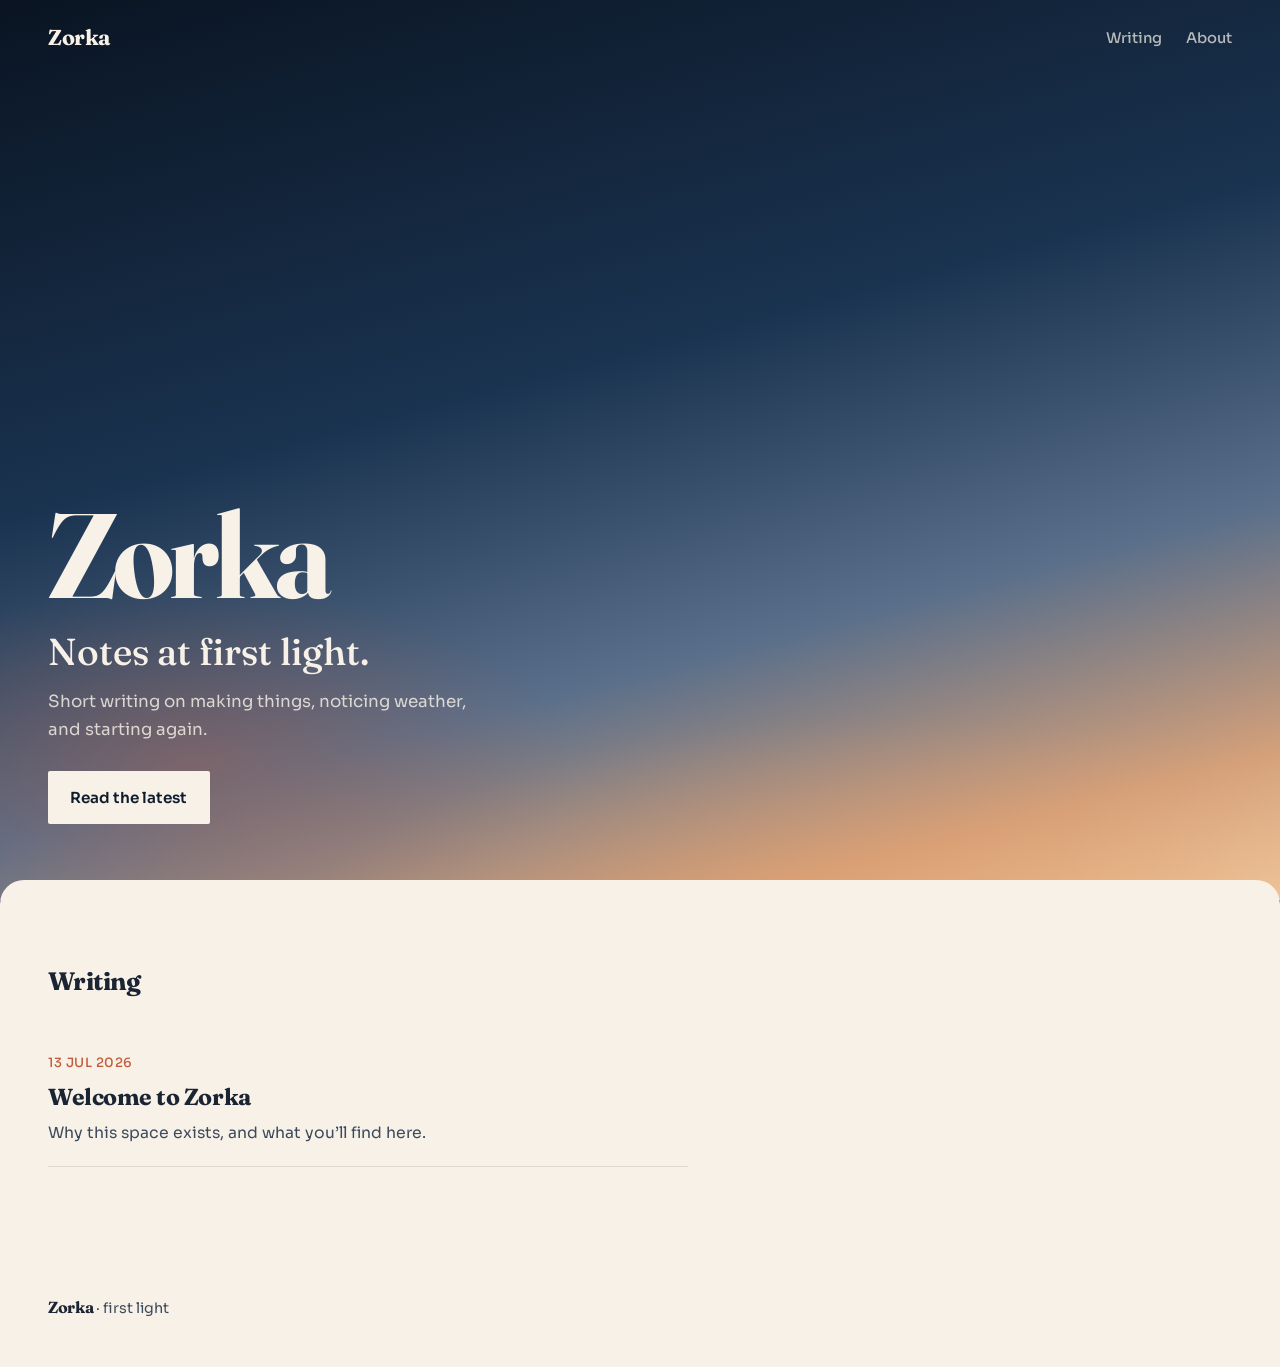
<file: index.html>
<!DOCTYPE html>
<html lang="en">
<head>
  <meta charset="UTF-8" />
  <meta name="viewport" content="width=device-width, initial-scale=1" />
  <title>Zorka</title>
  <meta name="description" content="Zorka — notes at first light." />
  <link rel="preconnect" href="https://fonts.googleapis.com" />
  <link rel="preconnect" href="https://fonts.gstatic.com" crossorigin />
  <link href="https://fonts.googleapis.com/css2?family=Fraunces:opsz,wght@9..144,500;9..144,700&family=Sora:wght@400;500;600&display=swap" rel="stylesheet" />
  <link rel="stylesheet" href="assets/css/style.css" />
</head>
<body>
  <div class="sky" aria-hidden="true"></div>

  <header class="site-header">
    <a class="wordmark" href="./">Zorka</a>
    <nav>
      <a href="#writing">Writing</a>
      <a href="about.html">About</a>
    </nav>
  </header>

  <main>
    <section class="hero">
      <p class="brand">Zorka</p>
      <h1>Notes at first light.</h1>
      <p class="lede">Short writing on making things, noticing weather, and starting again.</p>
      <div class="cta">
        <a class="btn" href="#writing">Read the latest</a>
      </div>
    </section>

    <section id="writing" class="writing">
      <h2>Writing</h2>
      <ul class="post-list">
        <li>
          <a href="posts/welcome.html">
            <time datetime="2026-07-13">13 Jul 2026</time>
            <span class="post-title">Welcome to Zorka</span>
            <span class="post-excerpt">Why this space exists, and what you’ll find here.</span>
          </a>
        </li>
      </ul>
    </section>
  </main>

  <footer class="site-footer">
    <p><span class="wordmark">Zorka</span> · first light</p>
  </footer>

  <script src="assets/js/main.js"></script>
</body>
</html>
</file>
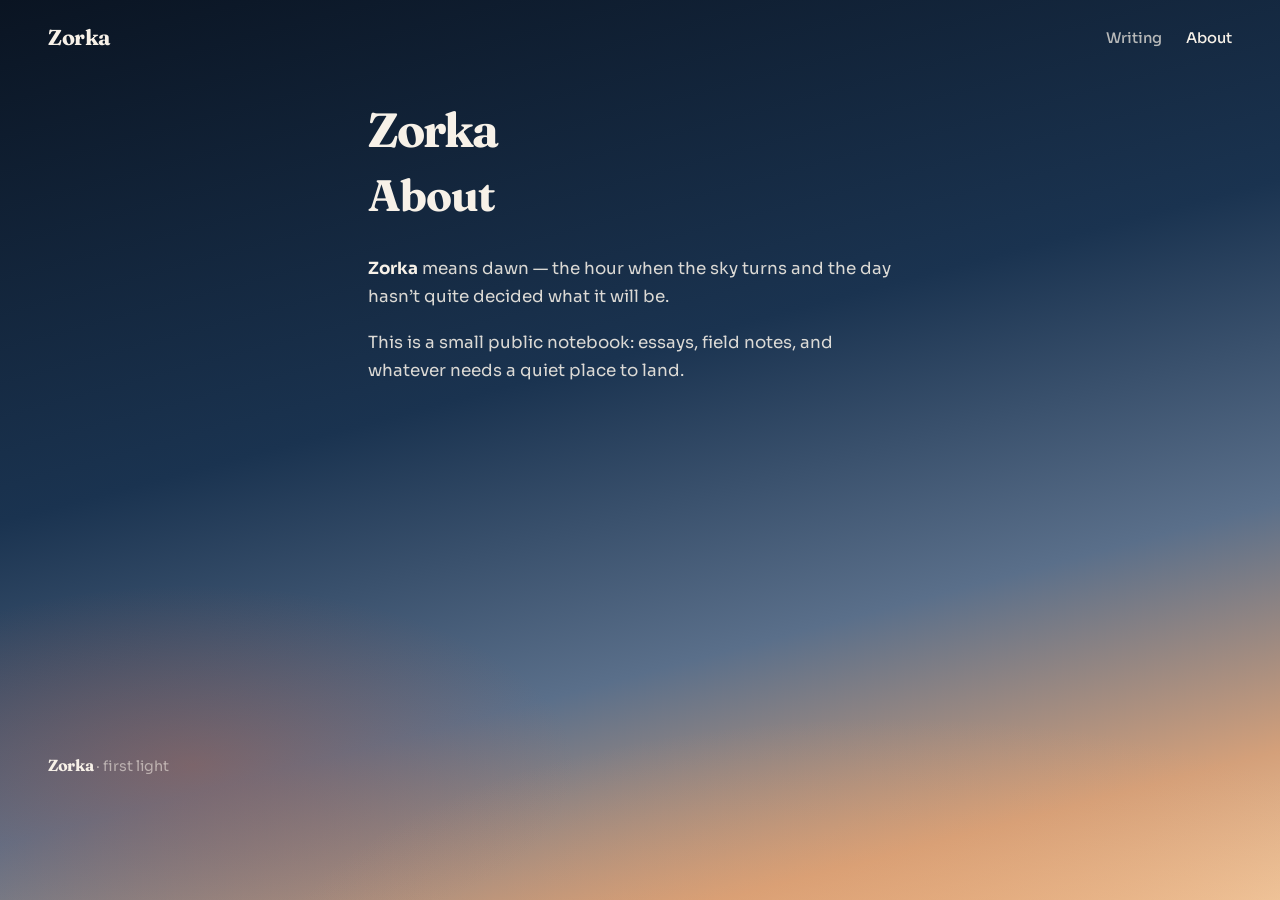
<file: about.html>
<!DOCTYPE html>
<html lang="en">
<head>
  <meta charset="UTF-8" />
  <meta name="viewport" content="width=device-width, initial-scale=1" />
  <title>About · Zorka</title>
  <meta name="description" content="About Zorka." />
  <link rel="preconnect" href="https://fonts.googleapis.com" />
  <link rel="preconnect" href="https://fonts.gstatic.com" crossorigin />
  <link href="https://fonts.googleapis.com/css2?family=Fraunces:opsz,wght@9..144,500;9..144,700&family=Sora:wght@400;500;600&display=swap" rel="stylesheet" />
  <link rel="stylesheet" href="assets/css/style.css" />
</head>
<body>
  <div class="sky" aria-hidden="true"></div>

  <header class="site-header">
    <a class="wordmark" href="./">Zorka</a>
    <nav>
      <a href="./#writing">Writing</a>
      <a href="about.html" aria-current="page">About</a>
    </nav>
  </header>

  <main class="page">
    <p class="brand compact">Zorka</p>
    <h1>About</h1>
    <div class="prose">
      <p><strong>Zorka</strong> means dawn — the hour when the sky turns and the day hasn’t quite decided what it will be.</p>
      <p>This is a small public notebook: essays, field notes, and whatever needs a quiet place to land.</p>
    </div>
  </main>

  <footer class="site-footer">
    <p><span class="wordmark">Zorka</span> · first light</p>
  </footer>

  <script src="assets/js/main.js"></script>
</body>
</html>
</file>
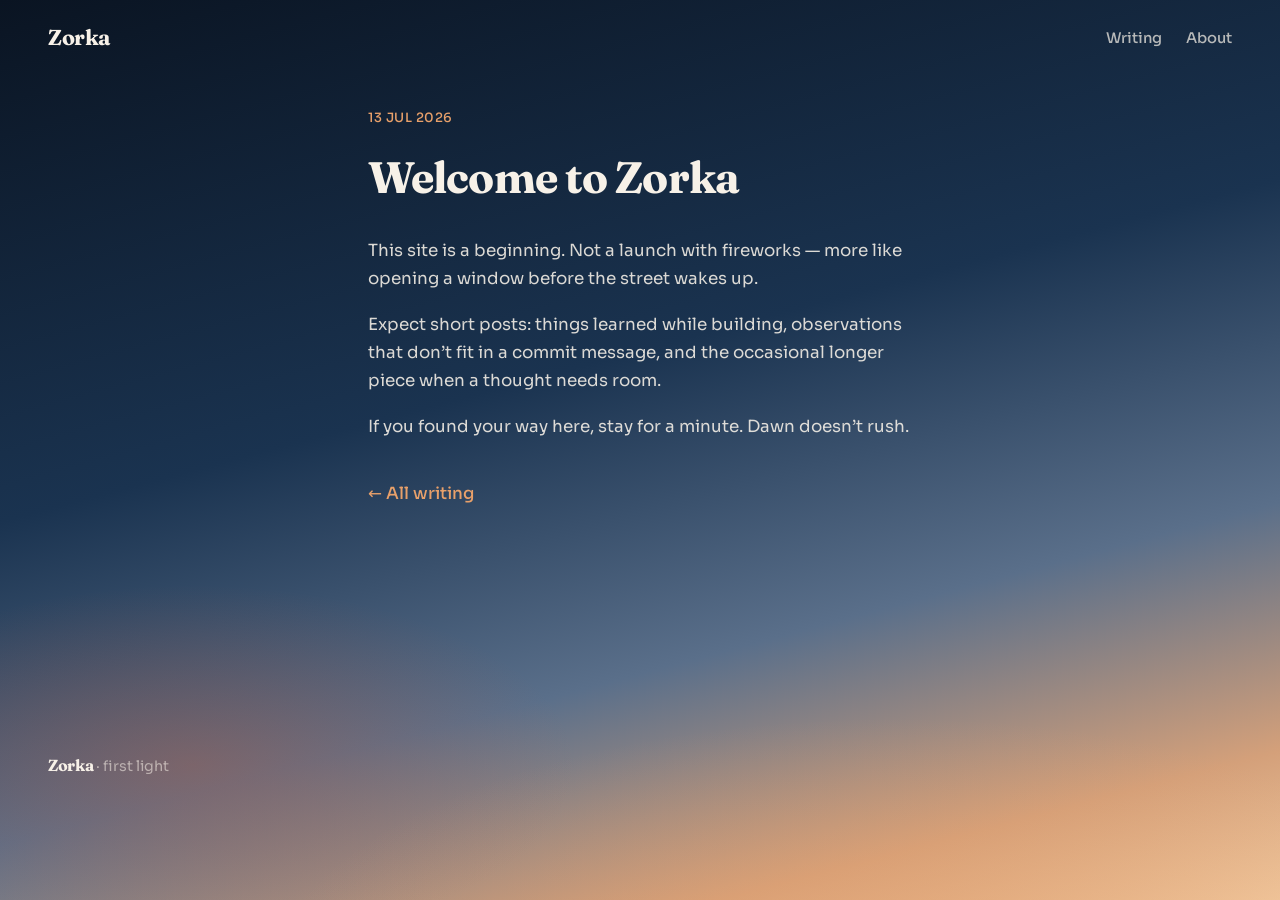
<file: posts/welcome.html>
<!DOCTYPE html>
<html lang="en">
<head>
  <meta charset="UTF-8" />
  <meta name="viewport" content="width=device-width, initial-scale=1" />
  <title>Welcome to Zorka</title>
  <meta name="description" content="Why this space exists, and what you’ll find here." />
  <link rel="preconnect" href="https://fonts.googleapis.com" />
  <link rel="preconnect" href="https://fonts.gstatic.com" crossorigin />
  <link href="https://fonts.googleapis.com/css2?family=Fraunces:opsz,wght@9..144,500;9..144,700&family=Sora:wght@400;500;600&display=swap" rel="stylesheet" />
  <link rel="stylesheet" href="../assets/css/style.css" />
</head>
<body>
  <div class="sky" aria-hidden="true"></div>

  <header class="site-header">
    <a class="wordmark" href="../">Zorka</a>
    <nav>
      <a href="../#writing">Writing</a>
      <a href="../about.html">About</a>
    </nav>
  </header>

  <article class="page post">
    <p class="meta"><time datetime="2026-07-13">13 Jul 2026</time></p>
    <h1>Welcome to Zorka</h1>
    <div class="prose">
      <p>This site is a beginning. Not a launch with fireworks — more like opening a window before the street wakes up.</p>
      <p>Expect short posts: things learned while building, observations that don’t fit in a commit message, and the occasional longer piece when a thought needs room.</p>
      <p>If you found your way here, stay for a minute. Dawn doesn’t rush.</p>
    </div>
    <p class="back"><a href="../#writing">← All writing</a></p>
  </article>

  <footer class="site-footer">
    <p><span class="wordmark">Zorka</span> · first light</p>
  </footer>

  <script src="../assets/js/main.js"></script>
</body>
</html>
</file>
<file: assets/css/style.css>
:root {
  --ink: #1a2433;
  --ink-soft: #3d4a5c;
  --paper: #f7f1e8;
  --dawn: #e8a06a;
  --dawn-deep: #c45c3a;
  --night: #0f1c2e;
  --mist: rgba(247, 241, 232, 0.72);
  --font-display: "Fraunces", Georgia, serif;
  --font-body: "Sora", system-ui, sans-serif;
  --ease: cubic-bezier(0.22, 1, 0.36, 1);
}

*,
*::before,
*::after {
  box-sizing: border-box;
}

html {
  scroll-behavior: smooth;
}

body {
  margin: 0;
  min-height: 100vh;
  color: var(--ink);
  font-family: var(--font-body);
  font-size: 1.05rem;
  line-height: 1.65;
  background: var(--night);
  overflow-x: hidden;
}

.sky {
  position: fixed;
  inset: 0;
  z-index: -1;
  background:
    radial-gradient(ellipse 90% 55% at 70% 110%, rgba(232, 160, 106, 0.55), transparent 55%),
    radial-gradient(ellipse 60% 40% at 15% 85%, rgba(196, 92, 58, 0.35), transparent 50%),
    linear-gradient(165deg, #0a1422 0%, #1a3350 42%, #5a6f8a 68%, #d4a07a 88%, #f0c9a0 100%);
  animation: sky-breathe 14s ease-in-out infinite alternate;
}

@keyframes sky-breathe {
  from { filter: saturate(1) brightness(1); }
  to { filter: saturate(1.08) brightness(1.04); }
}

.site-header {
  display: flex;
  align-items: center;
  justify-content: space-between;
  padding: 1.25rem clamp(1.25rem, 4vw, 3rem);
  position: relative;
  z-index: 2;
}

.wordmark {
  font-family: var(--font-display);
  font-weight: 700;
  font-size: 1.35rem;
  letter-spacing: -0.02em;
  color: var(--paper);
  text-decoration: none;
}

.site-header nav {
  display: flex;
  gap: 1.5rem;
}

.site-header nav a {
  color: var(--mist);
  text-decoration: none;
  font-size: 0.92rem;
  font-weight: 500;
  transition: color 0.25s var(--ease);
}

.site-header nav a:hover,
.site-header nav a[aria-current="page"] {
  color: var(--paper);
}

.hero {
  min-height: calc(100vh - 5rem);
  display: flex;
  flex-direction: column;
  justify-content: flex-end;
  padding: 0 clamp(1.25rem, 4vw, 3rem) clamp(3rem, 8vh, 5rem);
  max-width: 42rem;
}

.brand {
  font-family: var(--font-display);
  font-size: clamp(3.5rem, 12vw, 7.5rem);
  font-weight: 700;
  line-height: 0.9;
  letter-spacing: -0.04em;
  color: var(--paper);
  margin: 0 0 1.25rem;
  opacity: 0;
  transform: translateY(1.25rem);
  animation: rise 1s var(--ease) 0.15s forwards;
}

.brand.compact {
  font-size: clamp(2rem, 6vw, 3rem);
  margin-bottom: 0.5rem;
}

.hero h1 {
  font-family: var(--font-display);
  font-size: clamp(1.6rem, 4vw, 2.35rem);
  font-weight: 500;
  line-height: 1.2;
  color: var(--paper);
  margin: 0 0 0.85rem;
  opacity: 0;
  transform: translateY(1rem);
  animation: rise 1s var(--ease) 0.35s forwards;
}

.lede {
  margin: 0 0 1.75rem;
  color: rgba(247, 241, 232, 0.82);
  max-width: 28rem;
  opacity: 0;
  transform: translateY(1rem);
  animation: rise 1s var(--ease) 0.5s forwards;
}

.cta {
  opacity: 0;
  transform: translateY(0.75rem);
  animation: rise 1s var(--ease) 0.65s forwards;
}

.btn {
  display: inline-block;
  padding: 0.85rem 1.4rem;
  background: var(--paper);
  color: var(--night);
  text-decoration: none;
  font-weight: 600;
  font-size: 0.95rem;
  border-radius: 2px;
  transition: transform 0.3s var(--ease), background 0.3s var(--ease);
}

.btn:hover {
  transform: translateY(-2px);
  background: #fff;
}

@keyframes rise {
  to {
    opacity: 1;
    transform: translateY(0);
  }
}

.writing,
.page {
  background: var(--paper);
  color: var(--ink);
  padding: clamp(3rem, 8vw, 5rem) clamp(1.25rem, 4vw, 3rem);
  position: relative;
}

.writing h2,
.page h1 {
  font-family: var(--font-display);
  font-weight: 700;
  letter-spacing: -0.02em;
  margin: 0 0 2rem;
}

.page {
  max-width: 40rem;
  margin: 0 auto;
  min-height: 70vh;
  background: transparent;
  color: var(--paper);
  padding-top: 2rem;
}

.page.post,
.page .prose {
  color: inherit;
}

.page h1 {
  color: var(--paper);
  font-size: clamp(2rem, 5vw, 2.75rem);
  margin-bottom: 1.5rem;
}

.writing {
  border-radius: 1.5rem 1.5rem 0 0;
  margin-top: -1rem;
}

.post-list {
  list-style: none;
  margin: 0;
  padding: 0;
  max-width: 40rem;
}

.post-list li + li {
  margin-top: 0.25rem;
}

.post-list a {
  display: grid;
  gap: 0.25rem;
  padding: 1.25rem 0;
  text-decoration: none;
  color: inherit;
  border-bottom: 1px solid rgba(26, 36, 51, 0.12);
  transition: padding-left 0.35s var(--ease);
}

.post-list a:hover {
  padding-left: 0.5rem;
}

.post-list time {
  font-size: 0.8rem;
  font-weight: 500;
  color: var(--dawn-deep);
  letter-spacing: 0.04em;
  text-transform: uppercase;
}

.post-title {
  font-family: var(--font-display);
  font-size: 1.45rem;
  font-weight: 700;
  letter-spacing: -0.02em;
}

.post-excerpt {
  color: var(--ink-soft);
  font-size: 0.98rem;
}

.prose p {
  margin: 0 0 1.15rem;
  max-width: 36rem;
}

.page .prose {
  color: rgba(247, 241, 232, 0.88);
}

.page .prose strong {
  color: var(--paper);
}

.meta {
  font-size: 0.8rem;
  font-weight: 500;
  color: var(--dawn);
  letter-spacing: 0.04em;
  text-transform: uppercase;
  margin: 0 0 0.75rem;
}

.back {
  margin-top: 2.5rem;
}

.back a {
  color: var(--dawn);
  text-decoration: none;
  font-weight: 500;
}

.back a:hover {
  color: var(--paper);
}

.site-footer {
  padding: 2rem clamp(1.25rem, 4vw, 3rem);
  background: var(--paper);
  color: var(--ink-soft);
  font-size: 0.9rem;
}

.site-footer .wordmark {
  color: var(--ink);
  font-size: 1rem;
}

.page ~ .site-footer {
  background: transparent;
  color: rgba(247, 241, 232, 0.55);
}

.page ~ .site-footer .wordmark {
  color: var(--paper);
}

@media (max-width: 560px) {
  .site-header nav {
    gap: 1rem;
  }

  .hero {
    justify-content: center;
    padding-bottom: 4rem;
  }
}
</file>
